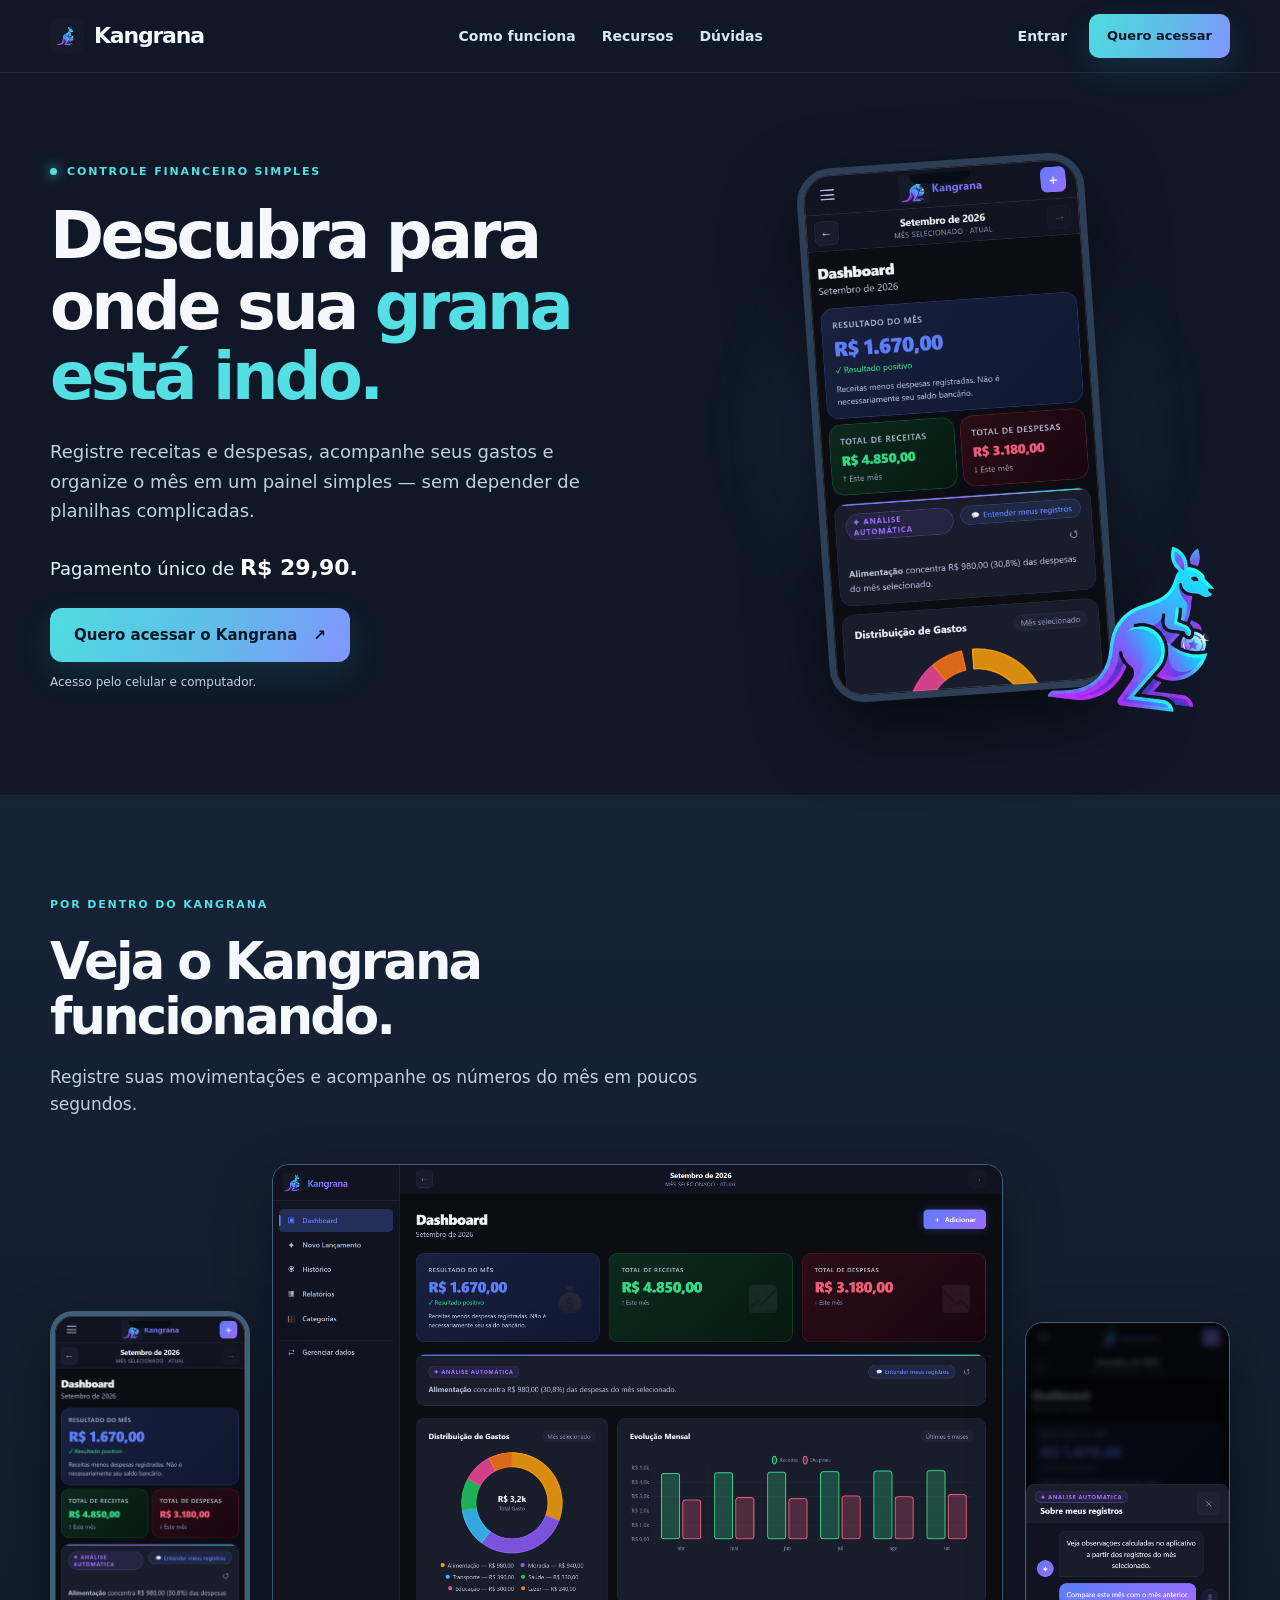
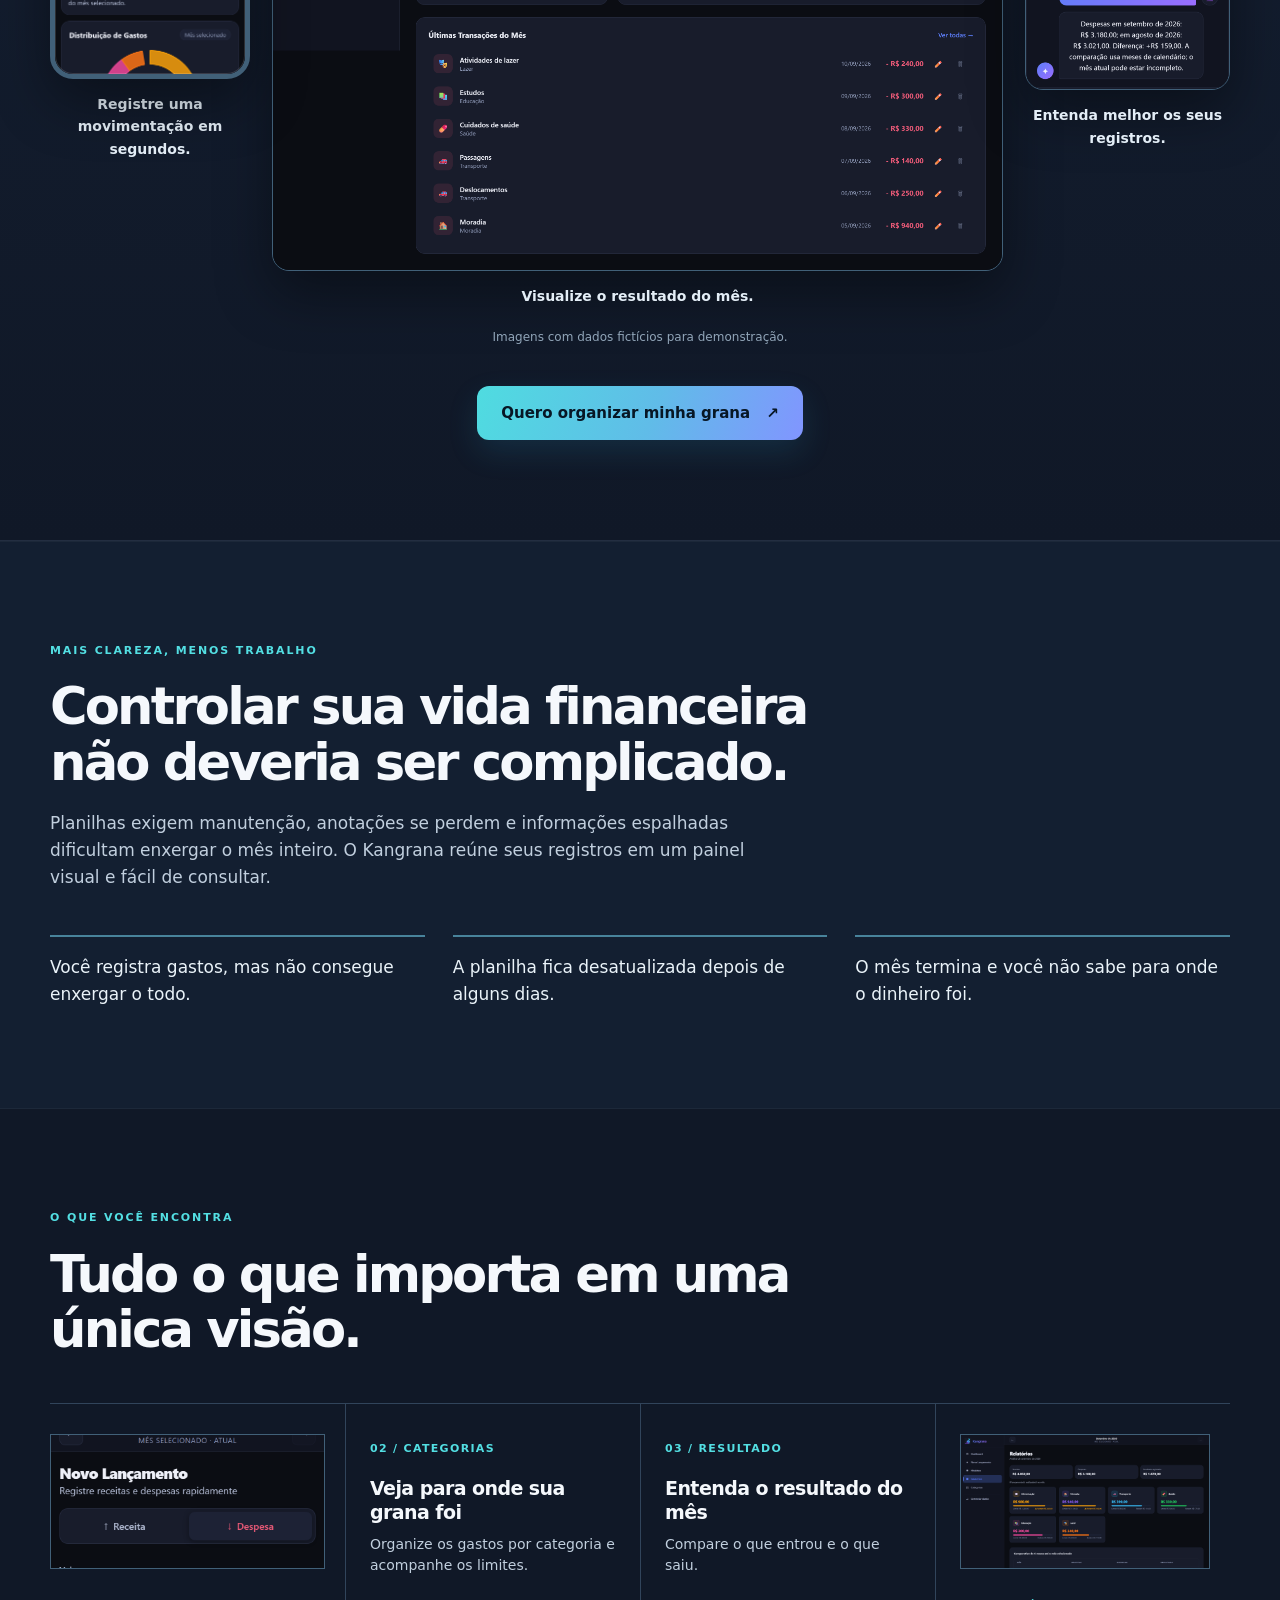
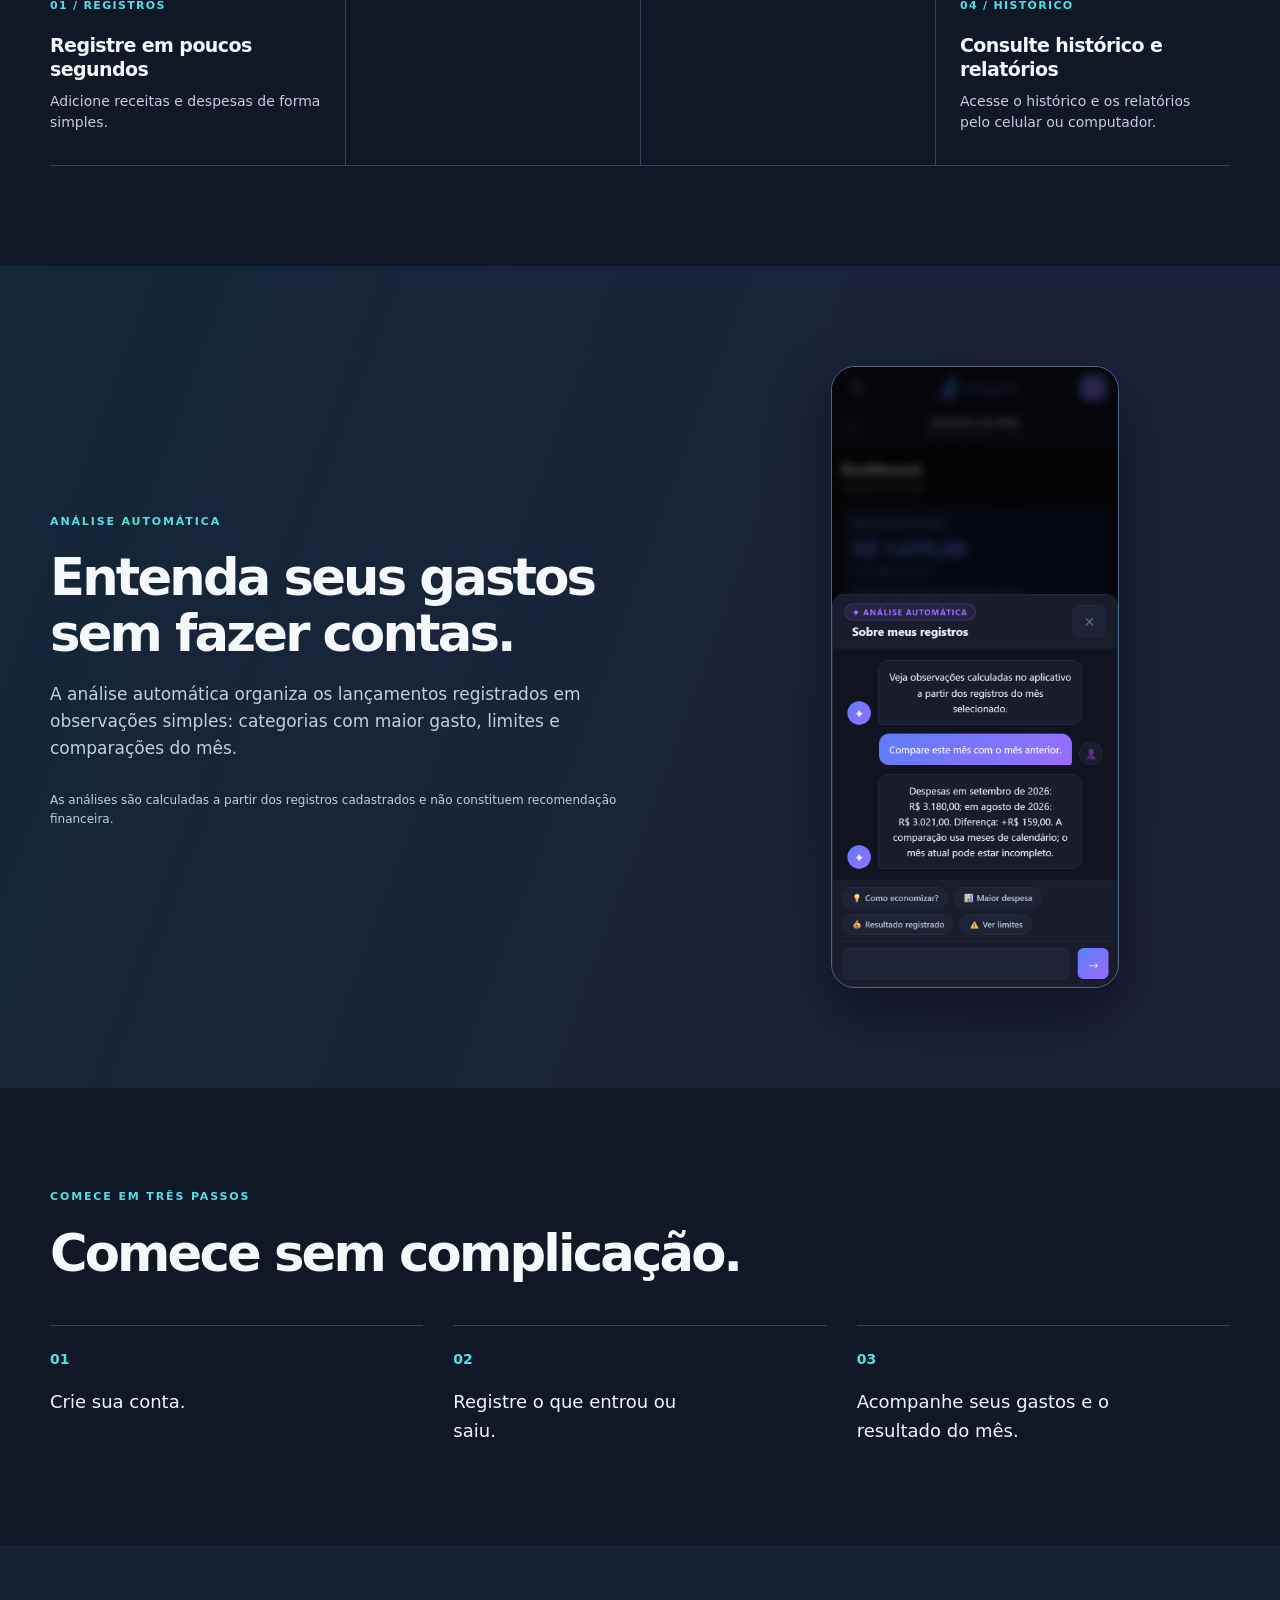
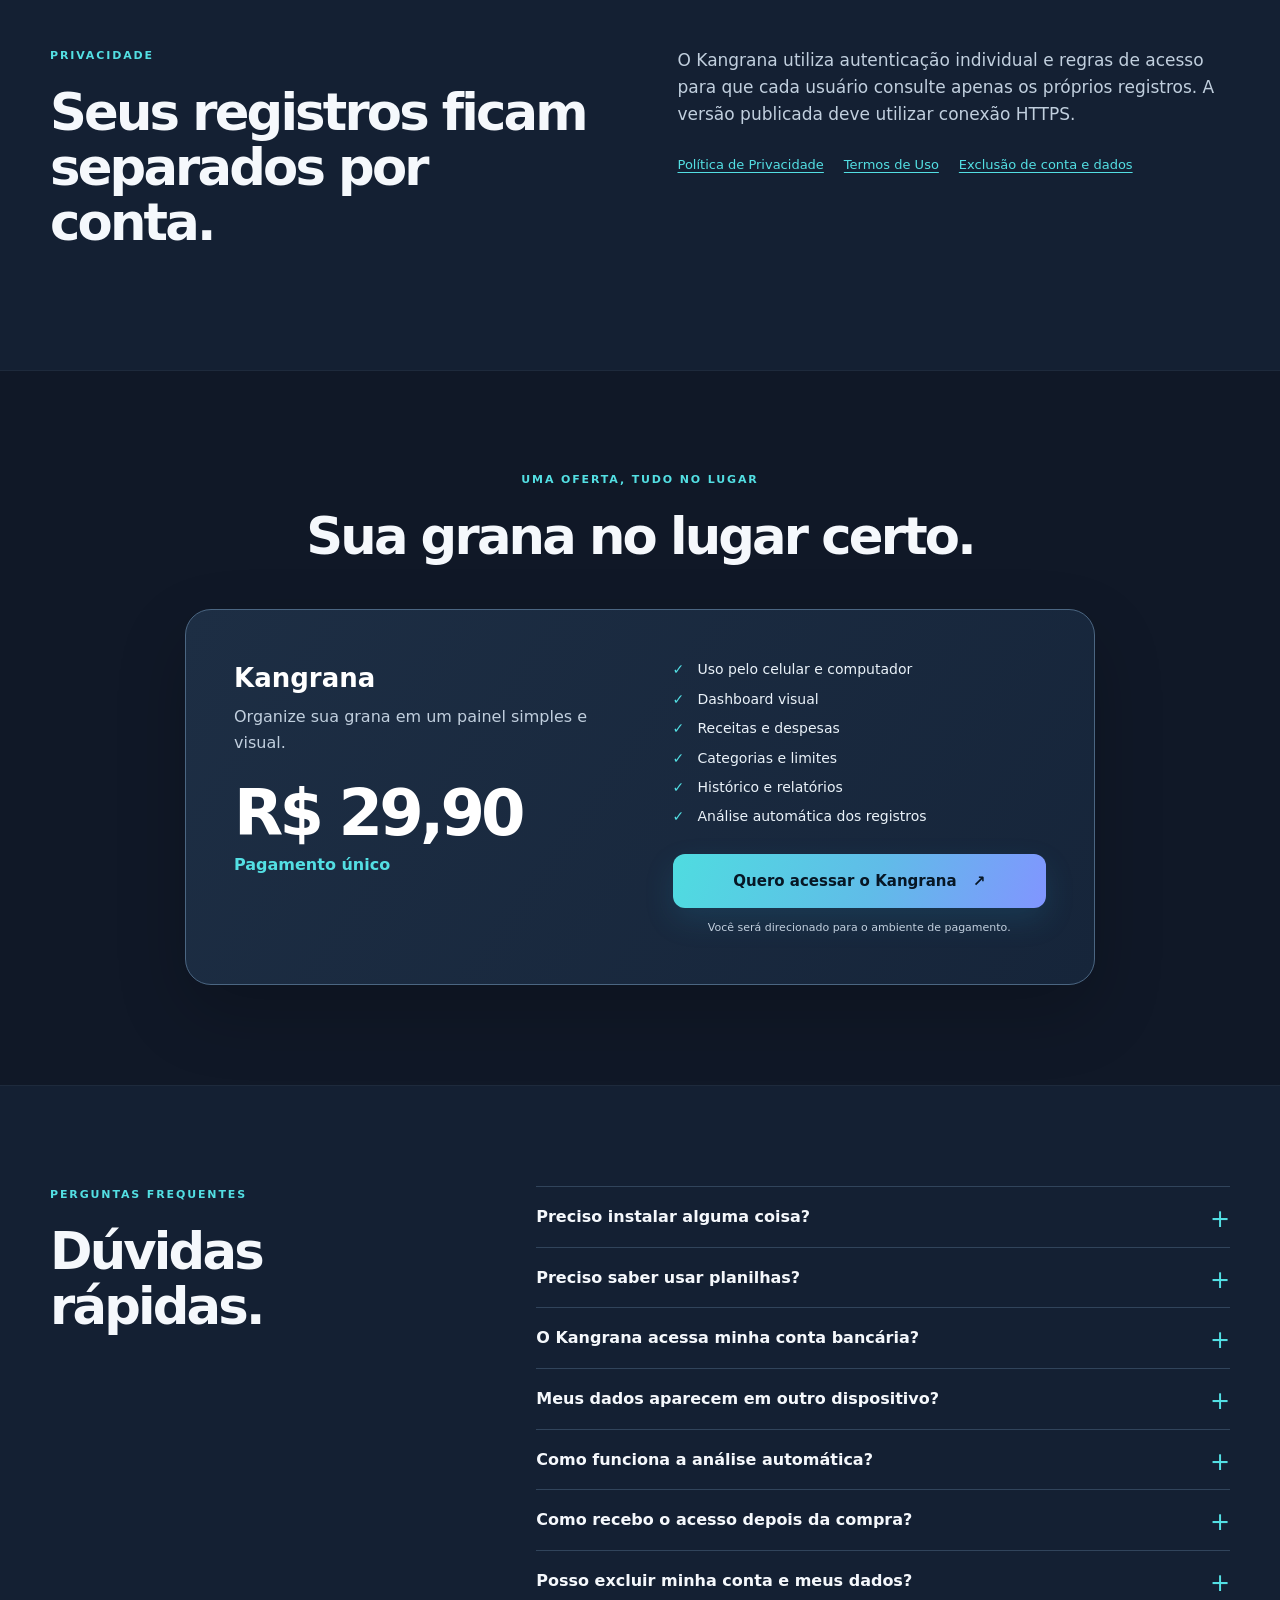
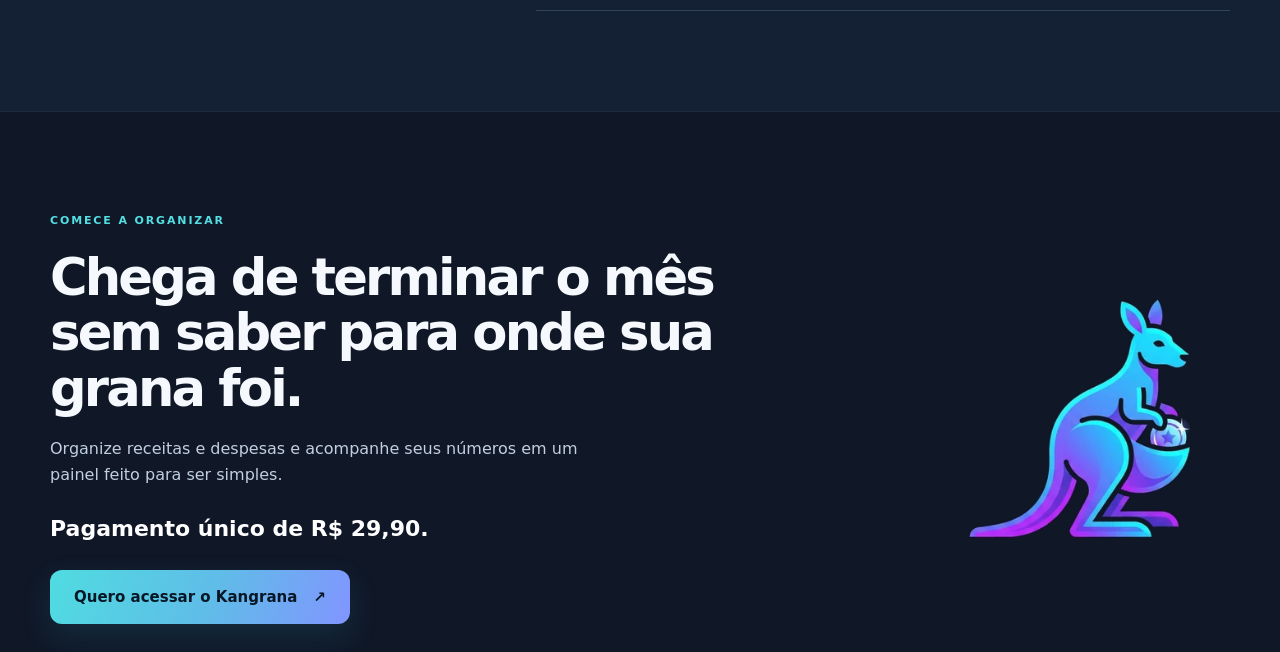
<file: index.html>
<!doctype html>
<html lang="pt-BR">
<head>
  <meta charset="utf-8">
  <meta name="viewport" content="width=device-width, initial-scale=1">
  <meta name="theme-color" content="#101827">
  <meta name="robots" content="noindex, nofollow">
  <title>Kangrana | Sua grana, no lugar certo</title>
  <meta name="description" content="Organize receitas e despesas em um painel simples e visual. Acesso premium ao Kangrana por um pagamento único de R$ 29,90.">
  <meta property="og:type" content="website">
  <meta property="og:title" content="Kangrana | Sua grana, no lugar certo">
  <meta property="og:description" content="Descubra para onde sua grana está indo. Acesso premium por um pagamento único de R$ 29,90.">
  <meta property="og:image" content="assets/kangrana-social.jpg">
  <meta property="og:image:width" content="1200">
  <meta property="og:image:height" content="630">
  <meta name="twitter:card" content="summary_large_image">
  <meta name="twitter:title" content="Kangrana | Sua grana, no lugar certo">
  <meta name="twitter:description" content="Organize receitas e despesas em um painel simples e visual.">
  <meta name="twitter:image" content="assets/kangrana-social.jpg">
  <link rel="icon" type="image/jpeg" href="assets/kangrana-icon.jpg">
  <link rel="preload" as="image" href="assets/kangrana-dashboard-mobile.png" type="image/png">
  <link rel="stylesheet" href="styles.css">
  <script defer src="config.js"></script>
  <script defer src="main.js"></script>
</head>
<body>
  <a class="skip-link" href="#conteudo">Pular para o conteúdo</a>
  <header class="site-header">
    <div class="shell header-inner">
      <a class="brand" href="#inicio" aria-label="Kangrana, voltar ao início"><img src="assets/kangrana-icon.jpg" width="34" height="34" alt=""><span>Kangrana</span></a>
      <nav class="header-nav" aria-label="Navegação principal">
        <a href="#como-funciona">Como funciona</a><a href="#recursos">Recursos</a><a href="#duvidas">Dúvidas</a>
      </nav>
      <div class="header-actions"><span data-login-slot data-class="login-link"></span><button class="button button-small" type="button" data-checkout>Quero acessar</button></div>
      <details class="mobile-menu"><summary aria-label="Abrir menu de navegação"><span></span><span></span><span></span></summary><nav aria-label="Navegação móvel"><a href="#como-funciona">Como funciona</a><a href="#recursos">Recursos</a><a href="#duvidas">Dúvidas</a><span data-login-slot data-class="mobile-login"></span></nav></details>
    </div>
  </header>

  <main id="conteudo">
    <section id="inicio" class="hero shell" aria-labelledby="hero-title">
      <div class="hero-copy">
        <p class="eyebrow"><span class="eyebrow-dot"></span> CONTROLE FINANCEIRO SIMPLES</p>
        <h1 id="hero-title">Descubra para onde sua <em>grana está indo.</em></h1>
        <p class="lead">Registre receitas e despesas, acompanhe seus gastos e organize o mês em um painel simples — sem depender de planilhas complicadas.</p>
        <p class="hero-price">Pagamento único de <strong>R$ 29,90.</strong></p>
        <button class="button button-primary hero-button" type="button" data-checkout>Quero acessar o Kangrana <span aria-hidden="true">↗</span></button>
        <p class="microcopy">Acesso pelo celular e computador.</p>
      </div>
      <div class="hero-visual">
        <div class="hero-halo" aria-hidden="true"></div>
        <picture class="hero-mascot"><source srcset="assets/kangrana-mascot.webp" type="image/webp"><img src="assets/kangrana-mascot.png" width="280" height="301" alt="Mascote canguru do Kangrana"></picture>
        <div class="phone hero-phone"><div class="phone-notch" aria-hidden="true"></div><img src="assets/kangrana-dashboard-mobile.png" width="780" height="4058" alt="Dashboard do Kangrana no celular com resultado mensal e gastos" fetchpriority="high"></div>
      </div>
    </section>

    <section class="section demo-section" id="demonstracao" aria-labelledby="demo-title"><div class="shell">
      <div class="section-heading"><p class="eyebrow">POR DENTRO DO KANGRANA</p><h2 id="demo-title">Veja o Kangrana funcionando.</h2><p>Registre suas movimentações e acompanhe os números do mês em poucos segundos.</p></div>
      <div class="demo-grid">
        <figure class="demo-card demo-card-desktop"><div class="demo-image desktop-frame"><img src="assets/kangrana-dashboard-desktop.png" width="2880" height="2788" loading="lazy" alt="Dashboard desktop do Kangrana com resultado mensal e distribuição de gastos"></div><figcaption>Visualize o resultado do mês.</figcaption></figure>
        <figure class="demo-card demo-card-mobile"><div class="demo-image phone"><div class="phone-notch" aria-hidden="true"></div><img src="assets/kangrana-dashboard-mobile.png" width="780" height="4058" loading="lazy" alt="Dashboard do Kangrana no celular"></div><figcaption>Registre uma movimentação em segundos.</figcaption></figure>
        <figure class="demo-card demo-card-analysis"><div class="demo-image analysis-frame"><img src="assets/kangrana-analysis-mobile.png" width="780" height="1688" loading="lazy" alt="Análise dos registros do Kangrana no celular"></div><figcaption>Entenda melhor os seus registros.</figcaption></figure>
      </div>
      <p class="demo-disclaimer">Imagens com dados fictícios para demonstração.</p>
      <div class="section-cta"><button class="button button-primary" type="button" data-checkout>Quero organizar minha grana <span aria-hidden="true">↗</span></button></div>
    </div></section>

    <section class="section problem-section" aria-labelledby="problema-title"><div class="shell">
      <div class="section-heading"><p class="eyebrow">MAIS CLAREZA, MENOS TRABALHO</p><h2 id="problema-title">Controlar sua vida financeira não deveria ser complicado.</h2><p>Planilhas exigem manutenção, anotações se perdem e informações espalhadas dificultam enxergar o mês inteiro. O Kangrana reúne seus registros em um painel visual e fácil de consultar.</p></div>
      <div class="pain-list"><p>Você registra gastos, mas não consegue enxergar o todo.</p><p>A planilha fica desatualizada depois de alguns dias.</p><p>O mês termina e você não sabe para onde o dinheiro foi.</p></div>
    </div></section>

    <section class="section features-section shell" id="recursos" aria-labelledby="recursos-title">
      <div class="section-heading"><p class="eyebrow">O QUE VOCÊ ENCONTRA</p><h2 id="recursos-title">Tudo o que importa em uma única visão.</h2></div>
      <div class="feature-grid"><div><img class="feature-image feature-image-mobile" src="assets/kangrana-new-transaction-mobile.png" width="780" height="2502" loading="lazy" alt="Tela para registrar uma nova movimentação no Kangrana"><span>01 / REGISTROS</span><h3>Registre em poucos segundos</h3><p>Adicione receitas e despesas de forma simples.</p></div><div><span>02 / CATEGORIAS</span><h3>Veja para onde sua grana foi</h3><p>Organize os gastos por categoria e acompanhe os limites.</p></div><div><span>03 / RESULTADO</span><h3>Entenda o resultado do mês</h3><p>Compare o que entrou e o que saiu.</p></div><div><img class="feature-image feature-image-reports" src="assets/kangrana-reports-desktop.png" width="2880" height="2178" loading="lazy" alt="Tela de histórico e relatórios do Kangrana"><span>04 / HISTÓRICO</span><h3>Consulte histórico e relatórios</h3><p>Acesse o histórico e os relatórios pelo celular ou computador.</p></div></div>
    </section>

    <section class="section analysis-section" aria-labelledby="analise-title"><div class="shell analysis-grid"><div class="analysis-copy"><p class="eyebrow">ANÁLISE AUTOMÁTICA</p><h2 id="analise-title">Entenda seus gastos sem fazer contas.</h2><p>A análise automática organiza os lançamentos registrados em observações simples: categorias com maior gasto, limites e comparações do mês.</p><p class="fine-print">As análises são calculadas a partir dos registros cadastrados e não constituem recomendação financeira.</p></div><div class="analysis-image"><picture><source media="(min-width: 801px)" srcset="assets/kangrana-analysis-desktop.png"><img src="assets/kangrana-analysis-mobile.png" width="780" height="1688" loading="lazy" alt="Análise automática dos registros do Kangrana"></picture></div></div></section>

    <section class="section how-section shell" id="como-funciona" aria-labelledby="como-title"><div class="section-heading"><p class="eyebrow">COMECE EM TRÊS PASSOS</p><h2 id="como-title">Comece sem complicação.</h2></div><ol class="steps"><li><span>01</span><p>Crie sua conta.</p></li><li><span>02</span><p>Registre o que entrou ou saiu.</p></li><li><span>03</span><p>Acompanhe seus gastos e o resultado do mês.</p></li></ol></section>

    <section class="section privacy-section" aria-labelledby="privacidade-title"><div class="shell privacy-grid"><div><p class="eyebrow">PRIVACIDADE</p><h2 id="privacidade-title">Seus registros ficam separados por conta.</h2></div><div><p>O Kangrana utiliza autenticação individual e regras de acesso para que cada usuário consulte apenas os próprios registros. A versão publicada deve utilizar conexão HTTPS.</p><div class="text-links"><a href="privacidade.html">Política de Privacidade</a><a href="termos.html">Termos de Uso</a><a href="exclusao.html">Exclusão de conta e dados</a></div></div></div></section>

    <section class="section pricing-section shell" id="oferta" aria-labelledby="preco-title"><div class="section-heading centered"><p class="eyebrow">UMA OFERTA, TUDO NO LUGAR</p><h2 id="preco-title">Sua grana no lugar certo.</h2></div><div class="price-card"><div class="price-copy"><p class="price-name">Kangrana</p><p>Organize sua grana em um painel simples e visual.</p><p class="amount">R$ 29,90</p><p class="billing-description">Pagamento único</p></div><div class="price-details"><ul><li>Uso pelo celular e computador</li><li>Dashboard visual</li><li>Receitas e despesas</li><li>Categorias e limites</li><li>Histórico e relatórios</li><li>Análise automática dos registros</li></ul><button class="button button-primary" type="button" data-checkout>Quero acessar o Kangrana <span aria-hidden="true">↗</span></button><p class="price-microcopy">Você será direcionado para o ambiente de pagamento.</p></div></div></section>

    <section class="section faq-section" id="duvidas" aria-labelledby="faq-title"><div class="shell faq-grid"><div><p class="eyebrow">PERGUNTAS FREQUENTES</p><h2 id="faq-title">Dúvidas rápidas.</h2></div><div class="faq-list">
      <details><summary>Preciso instalar alguma coisa?</summary><p>Não. O Kangrana funciona pela web no celular e no computador.</p></details>
      <details><summary>Preciso saber usar planilhas?</summary><p>Não. O aplicativo foi desenvolvido para quem busca um controle visual e simples.</p></details>
      <details><summary>O Kangrana acessa minha conta bancária?</summary><p>Não. Os lançamentos são cadastrados ou importados pelo próprio usuário.</p></details>
      <details><summary>Meus dados aparecem em outro dispositivo?</summary><p>Sim. Ao entrar na mesma conta, seus registros ficam disponíveis nos dispositivos conectados à internet.</p></details>
      <details><summary>Como funciona a análise automática?</summary><p>Ela organiza os lançamentos registrados em observações simples, sem substituir orientação financeira profissional.</p></details>
      <details><summary>Como recebo o acesso depois da compra?</summary><p>Depois da confirmação do pagamento, você receberá no e-mail informado na compra as instruções para acessar o Kangrana.</p></details>
      <details><summary>Posso excluir minha conta e meus dados?</summary><p>Você pode solicitar a exclusão da conta e dos dados associados. Veja o <a href="exclusao.html">procedimento de solicitação</a>.</p></details>
    </div></div></section>

    <section class="section closing-section shell" aria-labelledby="fechamento-title"><div><p class="eyebrow">COMECE A ORGANIZAR</p><h2 id="fechamento-title">Chega de terminar o mês sem saber para onde sua grana foi.</h2><p>Organize receitas e despesas e acompanhe seus números em um painel feito para ser simples.</p><p class="closing-price">Pagamento único de R$ 29,90.</p><button class="button button-primary" type="button" data-checkout>Quero acessar o Kangrana <span aria-hidden="true">↗</span></button></div><img src="assets/kangrana-mascot.webp" width="280" height="301" loading="lazy" alt="Mascote canguru do Kangrana"></section>
  </main>

  <footer class="site-footer"><div class="shell footer-inner"><div><a class="brand" href="#inicio"><img src="assets/kangrana-icon.jpg" width="34" height="34" alt=""><span>Kangrana</span></a><p>Sua grana, no lugar certo.</p><small>O Kangrana é uma ferramenta de organização financeira e não presta consultoria.</small></div><nav aria-label="Links do rodapé"><span data-login-slot data-class="footer-login"></span><a href="termos.html">Termos de Uso</a><a href="privacidade.html">Política de Privacidade</a><a href="exclusao.html">Exclusão de dados</a></nav><p class="copyright">© <span id="year"></span> Kangrana</p></div></footer>
  <div class="mobile-cta" id="mobile-cta" hidden aria-hidden="true" inert><span>Kangrana <strong>R$ 29,90</strong></span><button class="button button-small" type="button" data-checkout>Quero acessar</button></div>
  <div class="toast" id="notice" role="status" aria-live="polite" hidden></div>
</body>
</html>
</file>
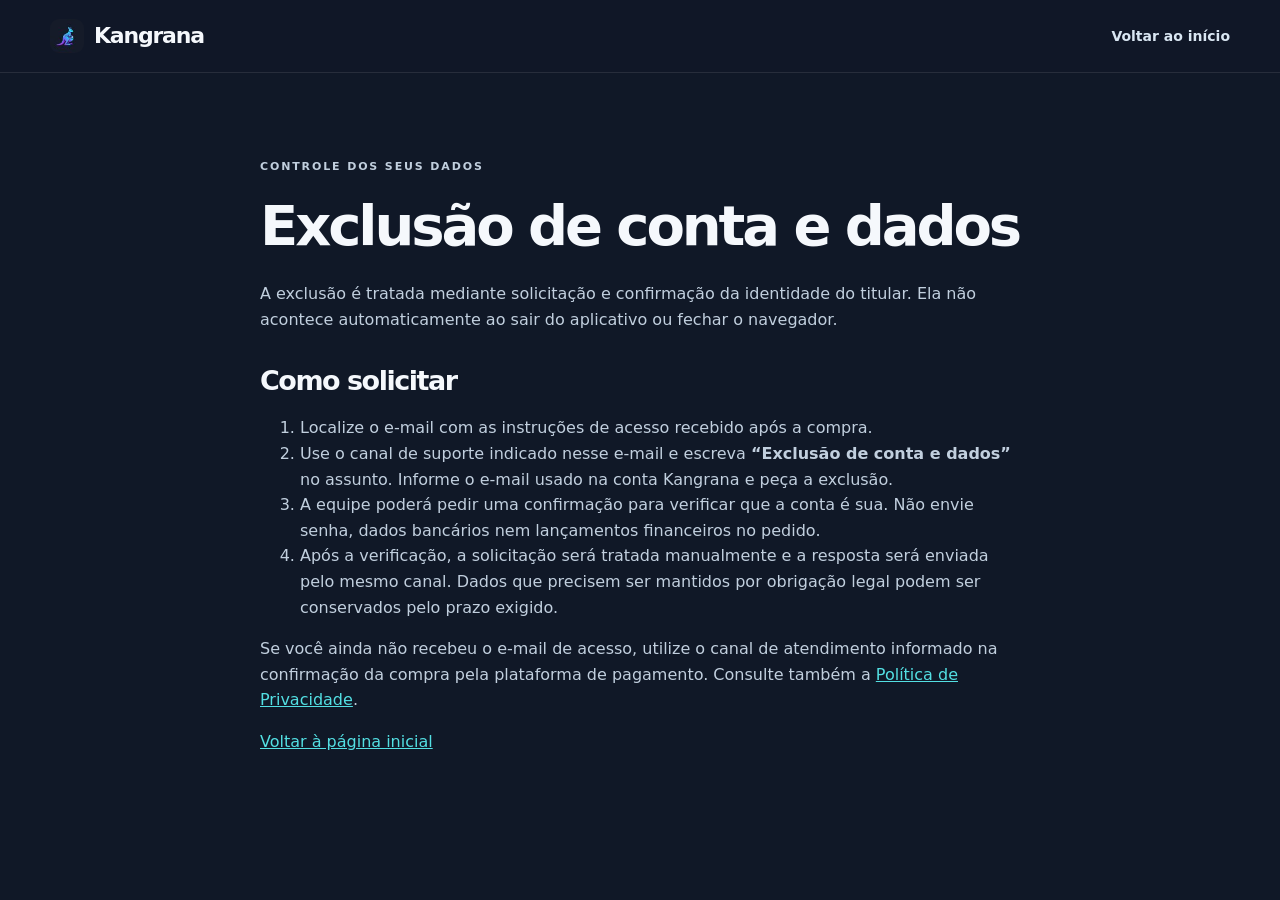
<file: exclusao.html>
<!doctype html>
<html lang="pt-BR"><head><meta charset="utf-8"><meta name="viewport" content="width=device-width,initial-scale=1"><meta name="robots" content="noindex,nofollow"><meta name="theme-color" content="#101827"><title>Exclusão de conta e dados | Kangrana</title><meta name="description" content="Como solicitar manualmente a exclusão da conta Kangrana e dos dados associados."><link rel="icon" type="image/jpeg" href="assets/kangrana-icon.jpg"><link rel="stylesheet" href="styles.css"></head>
<body><a class="skip-link" href="#conteudo">Pular para o conteúdo</a><header class="site-header"><div class="shell header-inner"><a class="brand" href="index.html"><img src="assets/kangrana-icon.jpg" width="34" height="34" alt=""><span>Kangrana</span></a><a class="login-link" href="index.html">Voltar ao início</a></div></header>
<main class="shell legal-page" id="conteudo"><p class="eyebrow">CONTROLE DOS SEUS DADOS</p><h1>Exclusão de conta e dados</h1><p>A exclusão é tratada mediante solicitação e confirmação da identidade do titular. Ela não acontece automaticamente ao sair do aplicativo ou fechar o navegador.</p>
<h2>Como solicitar</h2><ol><li>Localize o e-mail com as instruções de acesso recebido após a compra.</li><li>Use o canal de suporte indicado nesse e-mail e escreva <strong>“Exclusão de conta e dados”</strong> no assunto. Informe o e-mail usado na conta Kangrana e peça a exclusão.</li><li>A equipe poderá pedir uma confirmação para verificar que a conta é sua. Não envie senha, dados bancários nem lançamentos financeiros no pedido.</li><li>Após a verificação, a solicitação será tratada manualmente e a resposta será enviada pelo mesmo canal. Dados que precisem ser mantidos por obrigação legal podem ser conservados pelo prazo exigido.</li></ol>
<p>Se você ainda não recebeu o e-mail de acesso, utilize o canal de atendimento informado na confirmação da compra pela plataforma de pagamento. Consulte também a <a href="privacidade.html">Política de Privacidade</a>.</p><p><a href="index.html">Voltar à página inicial</a></p></main></body></html>
</file>
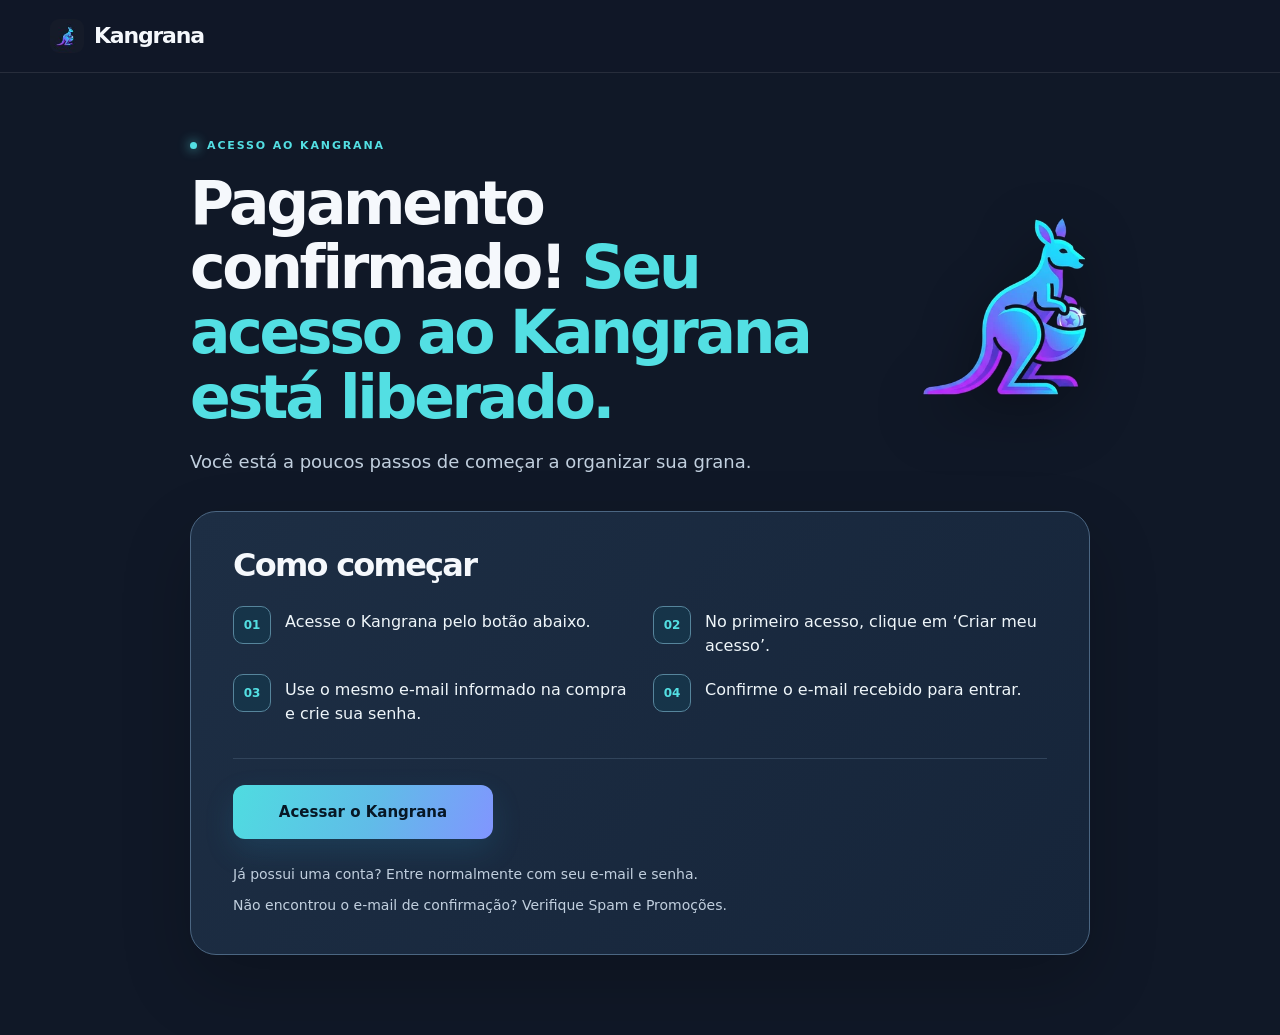
<file: obrigado.html>
<!doctype html>
<html lang="pt-BR">
<head>
  <meta charset="utf-8">
  <meta name="viewport" content="width=device-width, initial-scale=1">
  <meta name="theme-color" content="#101827">
  <meta name="robots" content="noindex, nofollow">
  <meta name="description" content="Instruções para acessar o Kangrana após a confirmação do pagamento.">
  <title>Pagamento confirmado | Kangrana</title>
  <link rel="icon" type="image/jpeg" href="assets/kangrana-icon.jpg">
  <link rel="stylesheet" href="styles.css">
  <style>
    .thanks-header .header-inner{justify-content:flex-start}
    .thanks-main{min-height:calc(100svh - 73px);display:flex;align-items:center;padding-block:64px 80px}
    .thanks-content{width:min(100%,900px);margin-inline:auto}
    .thanks-intro{display:grid;grid-template-columns:minmax(0,1fr) 170px;align-items:center;gap:32px;margin-bottom:34px}
    .thanks-intro .eyebrow{margin-bottom:16px}
    .thanks-intro h1{font-size:clamp(38px,5vw,60px);margin-bottom:18px}
    .thanks-intro h1 em{color:var(--cyan)}
    .thanks-intro .lead{font-size:18px;margin-bottom:0}
    .thanks-mascot{display:block;width:170px;height:auto;filter:drop-shadow(0 18px 30px #0006)}
    .thanks-card{padding:36px 42px 38px;border:1px solid #4b6682;border-radius:26px;background:linear-gradient(125deg,#1d2e44,#16253a);box-shadow:0 28px 70px #0003}
    .thanks-card h2{font-size:clamp(25px,3vw,32px);margin-bottom:24px}
    .thanks-steps{list-style:none;counter-reset:step;display:grid;grid-template-columns:1fr 1fr;gap:16px 26px;margin:0 0 32px;padding:0}
    .thanks-steps li{counter-increment:step;display:flex;align-items:flex-start;gap:14px;color:#eff6fa;line-height:1.5}
    .thanks-steps li::before{content:counter(step,decimal-leading-zero);flex:none;display:grid;place-items:center;width:36px;height:36px;border:1px solid #56859c;border-radius:10px;background:#163449;color:var(--cyan);font-size:12px;font-weight:800}
    .thanks-steps li span{padding-top:4px}
    .thanks-action{padding-top:26px;border-top:1px solid var(--line)}
    .thanks-action .button{min-width:260px}
    .thanks-notes{margin-top:24px}
    .thanks-notes p{margin:0 0 8px;font-size:14px}
    .thanks-notes p:last-child{margin-bottom:0}
    @media(max-width:800px){.thanks-main{min-height:calc(100svh - 63px);padding-block:44px 64px}.thanks-intro{grid-template-columns:minmax(0,1fr) 96px;gap:10px;margin-bottom:26px}.thanks-intro h1{font-size:clamp(34px,7vw,48px)}.thanks-intro .lead{font-size:16px}.thanks-mascot{width:96px}.thanks-card{padding:28px 24px}.thanks-steps{grid-template-columns:1fr;gap:18px}.thanks-action .button{width:100%}}
    @media(max-width:480px){.thanks-intro{display:block;position:relative;padding-right:58px}.thanks-intro h1{font-size:clamp(32px,9vw,42px)}.thanks-intro .lead{margin-right:-58px}.thanks-mascot{position:absolute;right:-7px;top:0;width:62px}.thanks-card{padding:24px 20px;border-radius:20px}.thanks-card h2{font-size:25px}.thanks-steps li{font-size:15px}.thanks-notes p{font-size:13px}}
  </style>
</head>
<body>
  <a class="skip-link" href="#conteudo">Pular para o conteúdo</a>
  <header class="site-header thanks-header">
    <div class="shell header-inner">
      <a class="brand" href="index.html" aria-label="Kangrana, voltar à página inicial"><img src="assets/kangrana-icon.jpg" width="34" height="34" alt=""><span>Kangrana</span></a>
    </div>
  </header>

  <main id="conteudo" class="thanks-main shell">
    <div class="thanks-content">
      <div class="thanks-intro">
        <div>
          <p class="eyebrow"><span class="eyebrow-dot"></span> ACESSO AO KANGRANA</p>
          <h1>Pagamento confirmado! <em>Seu acesso ao Kangrana está liberado.</em></h1>
          <p class="lead">Você está a poucos passos de começar a organizar sua grana.</p>
        </div>
        <img class="thanks-mascot" src="assets/kangrana-mascot.webp" width="280" height="301" alt="" aria-hidden="true">
      </div>

      <section class="thanks-card" aria-labelledby="steps-title">
        <h2 id="steps-title">Como começar</h2>
        <ol class="thanks-steps">
          <li><span>Acesse o Kangrana pelo botão abaixo.</span></li>
          <li><span>No primeiro acesso, clique em ‘Criar meu acesso’.</span></li>
          <li><span>Use o mesmo e-mail informado na compra e crie sua senha.</span></li>
          <li><span>Confirme o e-mail recebido para entrar.</span></li>
        </ol>
        <div class="thanks-action">
          <a class="button button-primary" href="https://kangrana.vercel.app/">Acessar o Kangrana</a>
          <div class="thanks-notes">
            <p>Já possui uma conta? Entre normalmente com seu e-mail e senha.</p>
            <p>Não encontrou o e-mail de confirmação? Verifique Spam e Promoções.</p>
          </div>
        </div>
      </section>
    </div>
  </main>
</body>
</html>
</file>
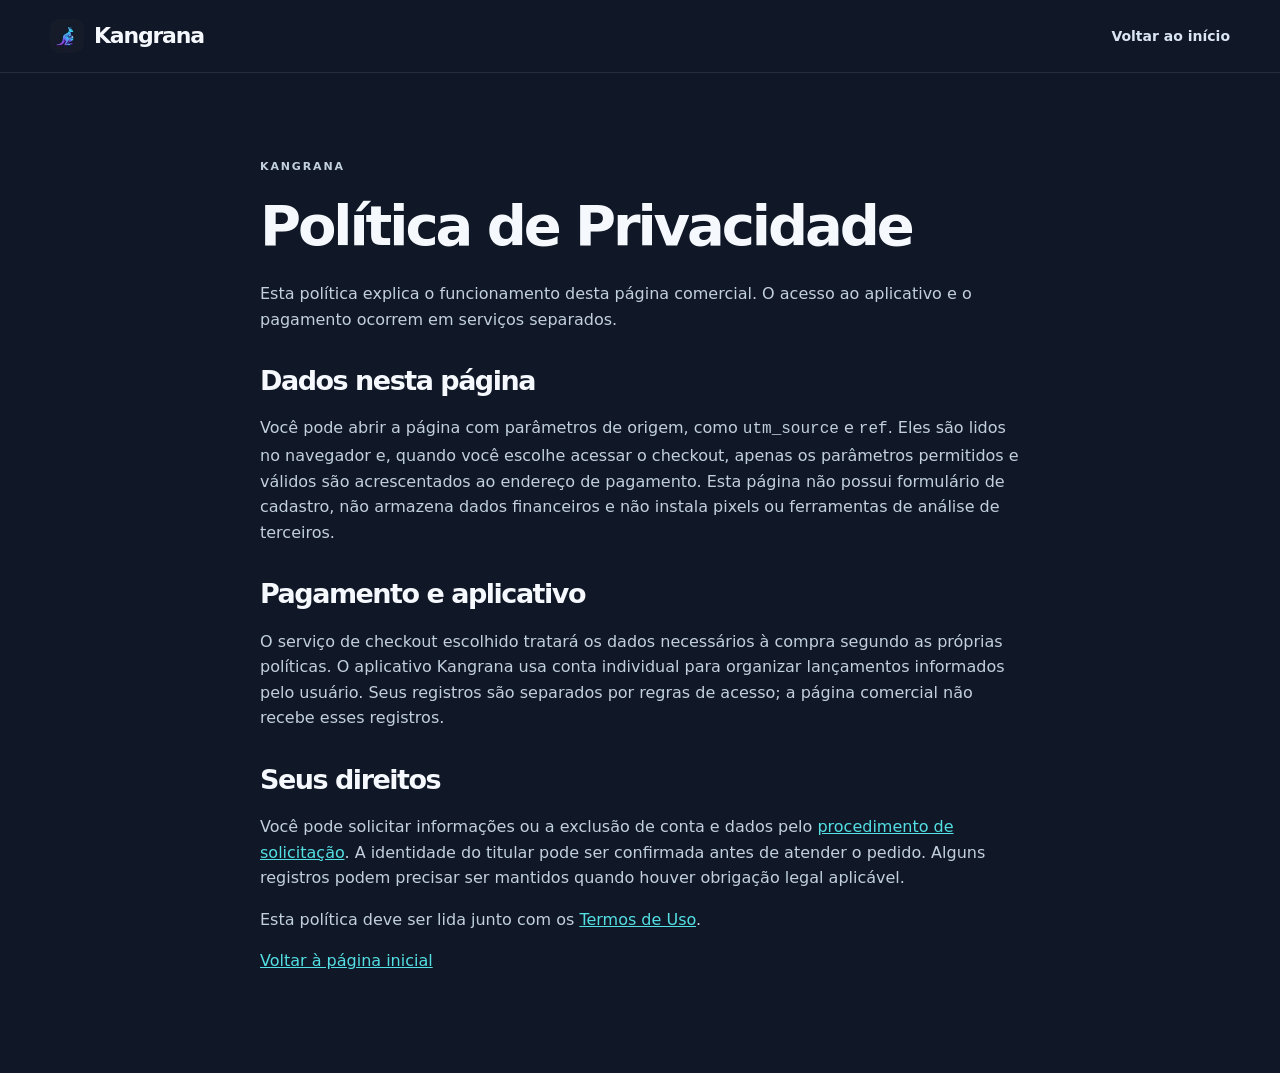
<file: privacidade.html>
<!doctype html>
<html lang="pt-BR"><head><meta charset="utf-8"><meta name="viewport" content="width=device-width,initial-scale=1"><meta name="robots" content="noindex,nofollow"><meta name="theme-color" content="#101827"><title>Política de Privacidade | Kangrana</title><meta name="description" content="Saiba como a página comercial Kangrana trata parâmetros de origem e consulte informações sobre os dados do aplicativo."><link rel="icon" type="image/jpeg" href="assets/kangrana-icon.jpg"><link rel="stylesheet" href="styles.css"></head>
<body><a class="skip-link" href="#conteudo">Pular para o conteúdo</a><header class="site-header"><div class="shell header-inner"><a class="brand" href="index.html"><img src="assets/kangrana-icon.jpg" width="34" height="34" alt=""><span>Kangrana</span></a><a class="login-link" href="index.html">Voltar ao início</a></div></header>
<main class="shell legal-page" id="conteudo"><p class="eyebrow">KANGRANA</p><h1>Política de Privacidade</h1><p>Esta política explica o funcionamento desta página comercial. O acesso ao aplicativo e o pagamento ocorrem em serviços separados.</p>
<h2>Dados nesta página</h2><p>Você pode abrir a página com parâmetros de origem, como <code>utm_source</code> e <code>ref</code>. Eles são lidos no navegador e, quando você escolhe acessar o checkout, apenas os parâmetros permitidos e válidos são acrescentados ao endereço de pagamento. Esta página não possui formulário de cadastro, não armazena dados financeiros e não instala pixels ou ferramentas de análise de terceiros.</p>
<h2>Pagamento e aplicativo</h2><p>O serviço de checkout escolhido tratará os dados necessários à compra segundo as próprias políticas. O aplicativo Kangrana usa conta individual para organizar lançamentos informados pelo usuário. Seus registros são separados por regras de acesso; a página comercial não recebe esses registros.</p>
<h2>Seus direitos</h2><p>Você pode solicitar informações ou a exclusão de conta e dados pelo <a href="exclusao.html">procedimento de solicitação</a>. A identidade do titular pode ser confirmada antes de atender o pedido. Alguns registros podem precisar ser mantidos quando houver obrigação legal aplicável.</p>
<p>Esta política deve ser lida junto com os <a href="termos.html">Termos de Uso</a>.</p><p><a href="index.html">Voltar à página inicial</a></p></main></body></html>
</file>
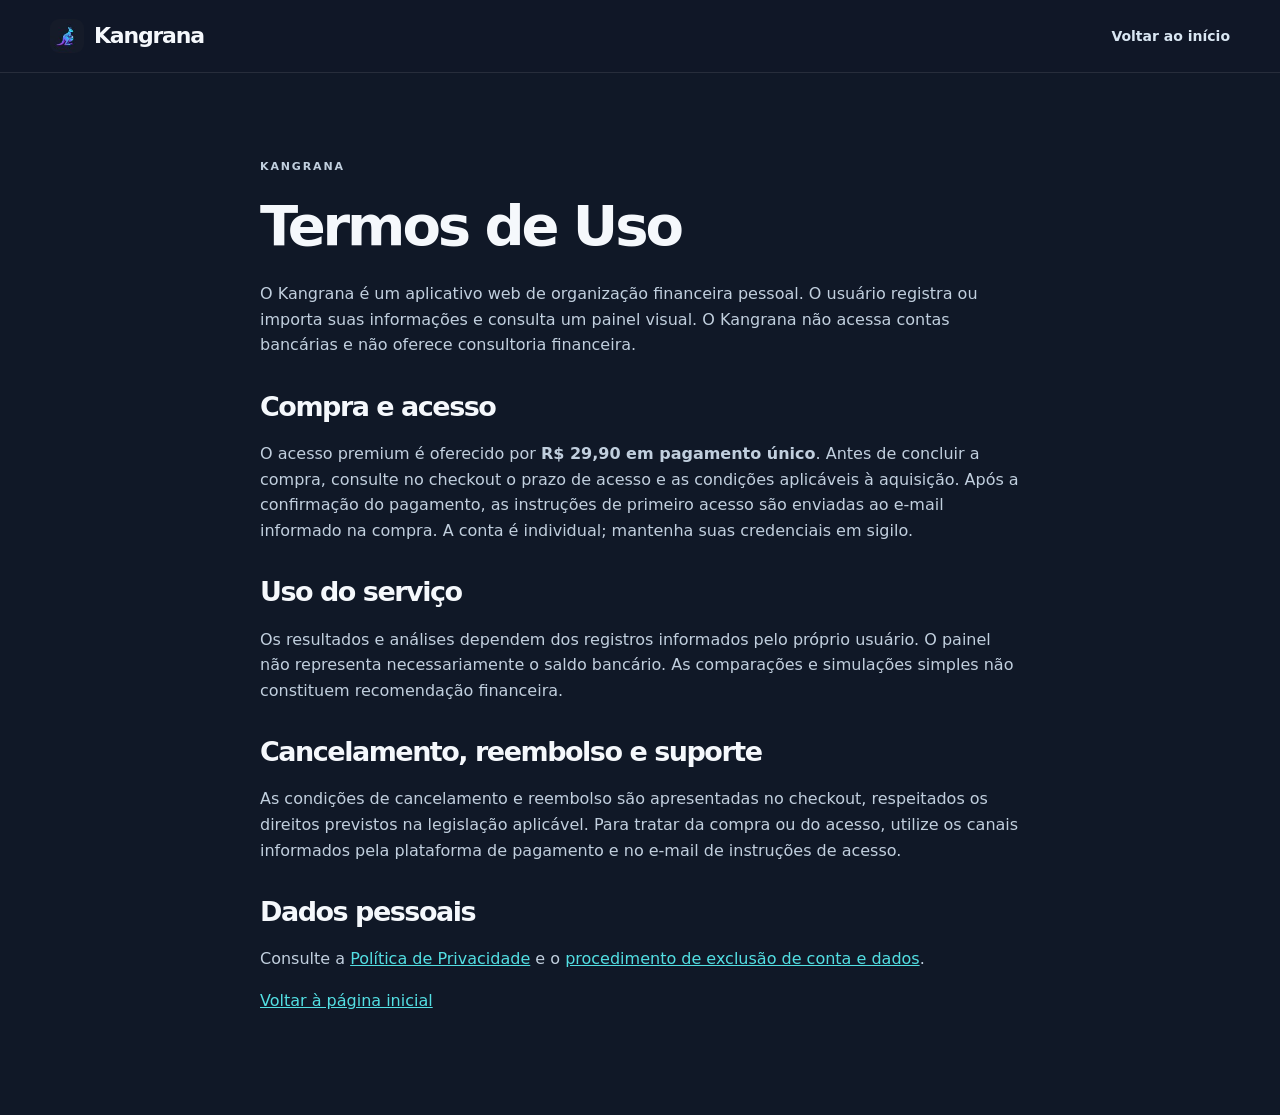
<file: termos.html>
<!doctype html>
<html lang="pt-BR"><head><meta charset="utf-8"><meta name="viewport" content="width=device-width,initial-scale=1"><meta name="robots" content="noindex,nofollow"><meta name="theme-color" content="#101827"><title>Termos de Uso | Kangrana</title><meta name="description" content="Condições de uso da página comercial e do acesso premium ao aplicativo Kangrana."><link rel="icon" type="image/jpeg" href="assets/kangrana-icon.jpg"><link rel="stylesheet" href="styles.css"></head>
<body><a class="skip-link" href="#conteudo">Pular para o conteúdo</a><header class="site-header"><div class="shell header-inner"><a class="brand" href="index.html"><img src="assets/kangrana-icon.jpg" width="34" height="34" alt=""><span>Kangrana</span></a><a class="login-link" href="index.html">Voltar ao início</a></div></header>
<main class="shell legal-page" id="conteudo"><p class="eyebrow">KANGRANA</p><h1>Termos de Uso</h1><p>O Kangrana é um aplicativo web de organização financeira pessoal. O usuário registra ou importa suas informações e consulta um painel visual. O Kangrana não acessa contas bancárias e não oferece consultoria financeira.</p>
<h2>Compra e acesso</h2><p>O acesso premium é oferecido por <strong>R$ 29,90 em pagamento único</strong>. Antes de concluir a compra, consulte no checkout o prazo de acesso e as condições aplicáveis à aquisição. Após a confirmação do pagamento, as instruções de primeiro acesso são enviadas ao e-mail informado na compra. A conta é individual; mantenha suas credenciais em sigilo.</p>
<h2>Uso do serviço</h2><p>Os resultados e análises dependem dos registros informados pelo próprio usuário. O painel não representa necessariamente o saldo bancário. As comparações e simulações simples não constituem recomendação financeira.</p>
<h2>Cancelamento, reembolso e suporte</h2><p>As condições de cancelamento e reembolso são apresentadas no checkout, respeitados os direitos previstos na legislação aplicável. Para tratar da compra ou do acesso, utilize os canais informados pela plataforma de pagamento e no e-mail de instruções de acesso.</p>
<h2>Dados pessoais</h2><p>Consulte a <a href="privacidade.html">Política de Privacidade</a> e o <a href="exclusao.html">procedimento de exclusão de conta e dados</a>.</p><p><a href="index.html">Voltar à página inicial</a></p></main></body></html>
</file>
<file: styles.css>
:root{color-scheme:dark;--bg:#101827;--surface:#172437;--surface2:#1c2b41;--line:#31445b;--text:#f5f8fc;--muted:#c1cfde;--cyan:#53dfe3;--blue:#7295ff;--purple:#a97dff}
*{box-sizing:border-box}html{scroll-behavior:smooth}body{margin:0;background:var(--bg);color:var(--text);font:16px/1.6 system-ui,-apple-system,BlinkMacSystemFont,"Segoe UI",sans-serif;overflow-x:hidden}button,a{font:inherit}a{color:inherit}button{cursor:pointer}img{max-width:100%}.shell{width:min(100% - 48px,1180px);margin-inline:auto}.skip-link{position:absolute;top:-60px;left:12px;z-index:40;background:var(--cyan);color:#08131d;padding:9px 15px}.skip-link:focus{top:12px}:focus-visible{outline:3px solid var(--cyan);outline-offset:4px}[hidden]{display:none!important}
.site-header{position:relative;z-index:20;background:#101827f2;border-bottom:1px solid #ffffff18}.header-inner{min-height:72px;display:flex;align-items:center;justify-content:space-between;gap:20px}.brand{display:inline-flex;align-items:center;gap:10px;text-decoration:none;font-size:22px;font-weight:800;letter-spacing:-.055em;white-space:nowrap}.brand img{border-radius:9px;display:block}.header-nav,.header-actions{display:flex;align-items:center;gap:26px}.header-nav a,.login-link{font-size:14px;font-weight:650;color:#d9e6f2;text-decoration:none}.header-nav a:hover,.login-link:hover,.site-footer a:hover,.text-links a:hover{color:var(--cyan)}.header-actions{gap:22px}.mobile-menu{display:none}.button{border:0;border-radius:12px;display:inline-flex;align-items:center;justify-content:center;gap:16px;min-height:54px;padding:13px 24px;background:linear-gradient(110deg,#4fdce0,#60bce8 54%,#8195ff);color:#071725;font-size:15px;font-weight:800;text-align:center;text-decoration:none;box-shadow:0 12px 30px #2aa4d126;transition:transform .18s,filter .18s}.button:hover{transform:translateY(-2px);filter:brightness(1.06)}.button-small{min-height:44px;padding:10px 18px;font-size:13px;border-radius:10px}
.eyebrow{margin:0 0 20px;display:flex;align-items:center;gap:10px;color:var(--cyan);font-size:11px;font-weight:850;letter-spacing:.17em}.eyebrow-dot{width:7px;height:7px;border-radius:50%;background:var(--cyan);box-shadow:0 0 12px var(--cyan)}h1,h2,h3,p{margin-top:0}h1,h2{letter-spacing:-.055em;line-height:1.08}h1{font-size:clamp(46px,5.1vw,74px);margin-bottom:25px}h1 em{font-style:normal;color:var(--cyan)}h2{font-size:clamp(34px,4vw,54px);margin-bottom:20px}p{color:var(--muted)}.hero{min-height:660px;display:grid;grid-template-columns:1fr .95fr;align-items:center;gap:60px;padding-block:72px 85px}.hero-copy{position:relative;z-index:2}.hero .lead{max-width:565px;font-size:18px;line-height:1.65;margin-bottom:24px}.hero-price{font-size:18px;color:#e5eff7;margin-bottom:23px}.hero-price strong{color:#fff;font-size:22px}.microcopy{font-size:12px;margin:11px 0 0}.hero-visual{position:relative;height:565px;display:flex;align-items:center;justify-content:center}.hero-halo{position:absolute;width:95%;height:80%;border-radius:50%;background:radial-gradient(circle,#4a74c650 0,transparent 66%);filter:blur(22px)}.hero-mascot{position:absolute;z-index:2;width:160px;right:3%;bottom:0;transform:rotate(7deg)}.hero-mascot img,.closing-section>img{display:block}.hero-mascot img{width:100%;height:auto}.phone{position:relative;overflow:hidden;border:7px solid #2c3f56;border-radius:35px;background:#0a101c;box-shadow:0 28px 70px #0009}.phone:after{content:'';position:absolute;inset:0;border-radius:27px;box-shadow:inset 0 0 0 1px #ffffff24;pointer-events:none}.phone-notch{position:absolute;z-index:2;top:5px;left:50%;transform:translateX(-50%);width:62px;height:10px;background:#070d16;border-radius:0 0 10px 10px}.phone picture,.phone img{display:block;width:100%}.phone img{height:auto}.hero-phone{width:288px;height:535px;z-index:1;transform:rotate(-4deg)}.hero-phone img{width:100%;height:auto}
.section{padding-block:100px}.section-heading{max-width:780px}.section-heading>p:last-child{font-size:17px;max-width:720px}.demo-section{background:linear-gradient(180deg,#162236,#101827);border-block:1px solid #ffffff0e}.demo-grid{display:grid;grid-template-columns:200px minmax(0,1fr) 205px;align-items:center;gap:22px;margin-top:45px}.demo-card{margin:0;min-width:0}.demo-image{border:1px solid #416078;background:#111c2d;box-shadow:0 22px 55px #0006;overflow:hidden}.demo-card-mobile .phone{width:200px;height:368px;border-width:5px;border-radius:23px}.demo-card-mobile .phone:after{border-radius:18px}.demo-card-mobile .phone-notch{width:43px;height:7px}.desktop-frame{border-radius:17px}.desktop-frame img{display:block;width:100%;height:auto}.desktop-top{height:23px;display:flex;align-items:center;gap:5px;padding-left:11px;background:#1b2b40;border-bottom:1px solid #405a73}.desktop-top i{width:6px;height:6px;border-radius:50%;background:#53dfe3}.desktop-top i:nth-child(2){background:#8195ff}.desktop-top i:nth-child(3){background:#a97dff}.analysis-frame{height:368px;border-radius:18px}.analysis-frame img{display:block;width:100%;height:100%;object-fit:cover;object-position:center bottom}.demo-card figcaption{margin-top:14px;text-align:center;font-size:14px;font-weight:700;color:#e4eef7}.section-cta{text-align:center;margin-top:39px}.problem-section{background:#131f31;border-block:1px solid #ffffff0a}.pain-list{display:grid;grid-template-columns:repeat(3,1fr);gap:28px;margin-top:43px}.pain-list p{margin:0;padding-top:17px;border-top:2px solid #48839b;font-size:17px;color:#eaf3f9}.feature-grid{display:grid;grid-template-columns:repeat(4,1fr);margin-top:46px;border-block:1px solid var(--line)}.feature-grid>div{padding:30px 20px 17px 0}.feature-grid>div+div{border-left:1px solid var(--line);padding-left:24px}.feature-grid span{color:var(--cyan);font-size:11px;font-weight:800;letter-spacing:.12em}.feature-grid h3{font-size:19px;line-height:1.26;letter-spacing:-.03em;margin:17px 0 9px}.feature-grid p{font-size:14px;line-height:1.55}.analysis-section{background:linear-gradient(110deg,#142638,#1c203b 88%)}.analysis-grid{display:grid;grid-template-columns:1fr .85fr;align-items:center;gap:70px}.analysis-copy>p:not(.eyebrow){max-width:580px;font-size:17px}.analysis-copy .fine-print{font-size:12px!important;color:#bdd0e1!important;margin-top:28px}.analysis-image{max-width:380px;justify-self:center;border:1px solid #4f6682;border-radius:24px;overflow:hidden;box-shadow:0 26px 60px #0007}.analysis-image img{display:block;width:100%;height:auto}.steps{list-style:none;display:grid;grid-template-columns:repeat(3,1fr);gap:30px;margin:44px 0 0;padding:0}.steps li{border-top:1px solid var(--line);padding-top:20px}.steps span{color:var(--cyan);font-size:14px;font-weight:800}.steps p{max-width:260px;margin:17px 0 0;color:#eff6fa;font-size:18px}.privacy-section{background:#142033;border-block:1px solid #ffffff0b}.privacy-grid{display:grid;grid-template-columns:1fr 1fr;gap:75px}.privacy-grid>div:last-child>p{font-size:17px}.text-links{display:flex;flex-wrap:wrap;gap:12px 20px;margin-top:26px}.text-links a{font-size:13px;color:var(--cyan);text-underline-offset:3px}
.centered{text-align:center;margin-inline:auto}.centered .eyebrow{justify-content:center}.price-card{display:grid;grid-template-columns:1fr 1fr;gap:65px;max-width:910px;margin:45px auto 0;padding:48px;border:1px solid #4b6682;border-radius:26px;background:linear-gradient(125deg,#1d2e44,#16253a);box-shadow:0 28px 70px #0003}.price-card p{margin-bottom:4px}.price-name{font-size:26px;font-weight:800;color:#fff}.amount{font-size:clamp(50px,5vw,67px);font-weight:850;letter-spacing:-.06em;color:#fff;line-height:1.2;margin:20px 0 0!important}.billing-description{font-size:16px;color:var(--cyan);font-weight:750}.price-details ul{list-style:none;margin:0 0 26px;padding:0}.price-details li{position:relative;padding-left:25px;margin-bottom:7px;color:#eaf2f9;font-size:14px}.price-details li:before{content:'✓';position:absolute;left:0;color:var(--cyan);font-weight:800}.price-details .button{width:100%}.price-microcopy{font-size:11px;text-align:center;margin:11px 0 0!important}.faq-section{background:#142033;border-block:1px solid #ffffff0b}.faq-grid{display:grid;grid-template-columns:.75fr 1.25fr;gap:70px}.faq-list details{border-bottom:1px solid var(--line);padding:17px 0}.faq-list details:first-child{border-top:1px solid var(--line)}.faq-list summary{cursor:pointer;list-style:none;position:relative;padding-right:28px;font-size:16px;font-weight:700}.faq-list summary::-webkit-details-marker{display:none}.faq-list summary:after{content:'+';position:absolute;right:0;top:-4px;font-size:24px;color:var(--cyan);font-weight:400}.faq-list details[open] summary:after{content:'−'}.faq-list p{margin:12px 28px 0 0;font-size:14px}.faq-list p a{color:var(--cyan)}.closing-section{display:grid;grid-template-columns:1fr 300px;align-items:center;gap:40px}.closing-section h2{max-width:750px}.closing-section>div>p:not(.eyebrow){max-width:570px}.closing-price{color:#fff;font-size:22px;font-weight:800;margin:24px 0}.closing-section>img{width:230px;height:auto;justify-self:center}.site-footer{background:#0c1421;border-top:1px solid var(--line);padding-block:52px}.footer-inner{display:grid;grid-template-columns:1.3fr 1fr auto;gap:35px}.footer-inner p{font-size:13px;margin:13px 0 5px}.footer-inner small{display:block;color:#a9bacc;font-size:11px;max-width:330px}.footer-inner nav{display:grid;grid-template-columns:1fr 1fr;align-content:start;gap:8px 16px}.footer-inner nav a{font-size:13px;color:#c9d8e6}.copyright{white-space:nowrap;color:#a9bacc}.mobile-cta{display:none}.toast{position:fixed;z-index:50;bottom:22px;left:50%;transform:translateX(-50%);width:min(92vw,470px);padding:15px 20px;border:1px solid var(--cyan);border-radius:13px;background:#20334a;color:#fff;text-align:center;box-shadow:0 15px 50px #0009}.legal-page{min-height:70vh;padding-block:85px;max-width:760px}.legal-page h1{font-size:clamp(38px,5vw,56px)}.legal-page h2{font-size:27px;margin-top:34px}.legal-page p,.legal-page li{color:var(--muted)}.legal-page a{color:var(--cyan)}
@media(max-width:1000px){.hero{gap:30px}.demo-grid{grid-template-columns:170px minmax(0,1fr) 170px;gap:15px}.demo-card-mobile .phone{width:170px;height:335px}.analysis-frame{height:335px}.feature-grid{grid-template-columns:repeat(2,1fr)}.feature-grid>div:nth-child(3){border-left:0;padding-left:0}.analysis-grid{gap:35px}}
@media(max-width:800px){.shell{width:min(100% - 32px,620px)}.header-inner{min-height:62px}.brand{font-size:20px}.brand img{width:30px;height:30px}.header-nav,.header-actions .button{display:none}.header-actions{margin-left:auto}.mobile-menu{display:block;position:relative}.mobile-menu summary{list-style:none;display:flex;flex-direction:column;justify-content:center;gap:4px;width:42px;height:42px;padding:10px;border:1px solid var(--line);border-radius:10px;cursor:pointer}.mobile-menu summary::-webkit-details-marker{display:none}.mobile-menu summary span{display:block;height:2px;background:#e4f1f8;border-radius:2px}.mobile-menu nav{position:absolute;right:0;top:49px;min-width:205px;padding:11px;background:#1b2b41;border:1px solid #47637e;border-radius:12px;box-shadow:0 15px 35px #0008}.mobile-menu nav a{display:block;padding:9px 10px;text-decoration:none;font-size:14px;font-weight:700}.hero{display:flex;flex-direction:column;align-items:stretch;gap:0;min-height:0;padding-block:42px 60px}.eyebrow{font-size:10px;margin-bottom:17px}.hero h1{font-size:clamp(39px,10vw,55px);margin-bottom:18px}.hero .lead{font-size:16px;line-height:1.56;margin-bottom:18px}.hero-price{font-size:16px;margin-bottom:17px}.hero-price strong{font-size:19px}.hero .button{width:100%;max-width:420px}.hero-visual{height:420px;width:100%;margin-top:15px}.hero-phone{width:230px;height:405px;transform:rotate(-3deg)}.hero-mascot{width:110px;right:2%;bottom:12px}.section{padding-block:70px}h2{font-size:clamp(33px,8vw,45px)}.section-heading>p:last-child{font-size:16px}.demo-grid{grid-template-columns:1fr 1fr;align-items:start;gap:19px;margin-top:32px}.demo-card-mobile{grid-column:1}.demo-card-mobile .phone{width:100%;height:345px;max-width:190px;margin:auto}.demo-card-desktop{grid-column:1/-1;grid-row:2}.demo-card-analysis{grid-column:2;grid-row:1}.analysis-frame{height:345px}.demo-card figcaption{font-size:12px;line-height:1.35}.section-cta{margin-top:31px}.section-cta .button{width:100%}.pain-list{grid-template-columns:1fr;gap:8px;margin-top:27px}.pain-list p{padding:12px 0 3px;font-size:16px}.feature-grid{margin-top:30px}.feature-grid>div{padding:22px 10px 10px 0}.feature-grid>div:nth-child(even){padding-left:16px}.feature-grid h3{font-size:17px;margin:11px 0 7px}.analysis-grid,.privacy-grid,.faq-grid{grid-template-columns:1fr;gap:25px}.analysis-image{max-width:290px}.steps{grid-template-columns:1fr;gap:8px;margin-top:29px}.steps li{display:flex;align-items:center;gap:19px;padding-top:12px}.steps p{margin:0;font-size:16px}.price-card{grid-template-columns:1fr;gap:26px;margin-top:30px;padding:29px}.closing-section{grid-template-columns:1fr 110px;gap:0;position:relative}.closing-section>div{position:relative;z-index:1}.closing-section>img{width:110px;align-self:start;opacity:.6}.closing-section .button{width:100%;max-width:420px}.footer-inner{grid-template-columns:1fr;gap:26px}.footer-inner nav{max-width:400px}.copyright{grid-column:auto}.mobile-cta:not([hidden]){position:fixed;z-index:25;bottom:0;left:0;right:0;display:flex;align-items:center;justify-content:space-between;gap:12px;padding:10px 16px calc(10px + env(safe-area-inset-bottom));background:#101c2cf7;border-top:1px solid #4d6b84;box-shadow:0 -8px 30px #08111f66}.mobile-cta span{display:flex;flex-direction:column;font-size:11px;color:var(--muted);line-height:1.25}.mobile-cta strong{font-size:17px;color:#fff}.mobile-cta .button{min-width:138px}.toast{bottom:85px}.site-footer{padding-bottom:90px}}
@media(max-width:380px){.shell{width:min(100% - 28px,620px)}.hero{padding-top:34px}.hero h1{font-size:38px}.hero .lead{font-size:15px}.hero-visual{height:365px}.hero-phone{width:210px;height:350px}.hero-mascot{width:100px;right:10px}.demo-grid{gap:10px}.demo-card-mobile .phone,.analysis-frame{height:305px}.feature-grid{grid-template-columns:1fr}.feature-grid>div:nth-child(even){border-left:0;padding-left:0}.closing-section{grid-template-columns:1fr}.closing-section>img{position:absolute;right:0;top:0;width:100px}.mobile-cta .button{min-width:130px}}
@media(prefers-reduced-motion:reduce){html{scroll-behavior:auto}.button{transition:none}.button:hover{transform:none}}
@media print{*{-webkit-print-color-adjust:exact;print-color-adjust:exact}html,body{background:#101827!important;color:#f5f8fc!important}.site-header,.section,.site-footer{break-inside:avoid}.mobile-cta,.toast,.mobile-menu{display:none!important}.hero{min-height:0}.hero-visual{height:420px}.hero-phone{height:390px}.section{padding-block:45px}.demo-grid{break-inside:avoid}}
.demo-card-desktop{grid-column:2;grid-row:1;min-width:0;width:100%}.demo-card-mobile{grid-column:1;grid-row:1}.demo-card-analysis{grid-column:3;grid-row:1}.demo-card-desktop .desktop-frame{aspect-ratio:2880 / 2788}.demo-card-desktop .desktop-frame img{display:block;width:100%;height:auto;object-fit:contain}.demo-card-mobile .phone{height:368px}.demo-card-mobile .phone img{height:auto}.demo-card-analysis .analysis-frame{height:368px}.demo-card-analysis .analysis-frame img{object-fit:cover;object-position:center top}.demo-disclaimer{margin:20px 0 0;text-align:center;font-size:12px;color:#91a5b8}.feature-image{display:block;width:100%;height:135px;object-fit:cover;object-position:center top;margin-bottom:22px;border:1px solid #416078;background:#111c2d}.feature-image-mobile{object-position:center 8%}.feature-image-reports{object-position:center top}.analysis-image img{display:block;width:100%;height:auto;max-height:620px;object-fit:contain;object-position:center top}.analysis-image{display:flex;align-items:center;justify-content:center}
@media(max-width:1000px){.demo-grid{grid-template-columns:170px minmax(0,1fr) 170px}.demo-card-desktop .desktop-frame{aspect-ratio:2880 / 2788}}
@media(max-width:800px){.demo-grid{grid-template-columns:1fr 1fr}.demo-card-desktop{grid-column:1/-1;grid-row:2}.demo-card-mobile{grid-column:1;grid-row:1}.demo-card-analysis{grid-column:2;grid-row:1}.demo-card-desktop .desktop-frame{aspect-ratio:2880 / 2788}.feature-image{height:115px}.analysis-image img{max-height:520px}}
</file>
